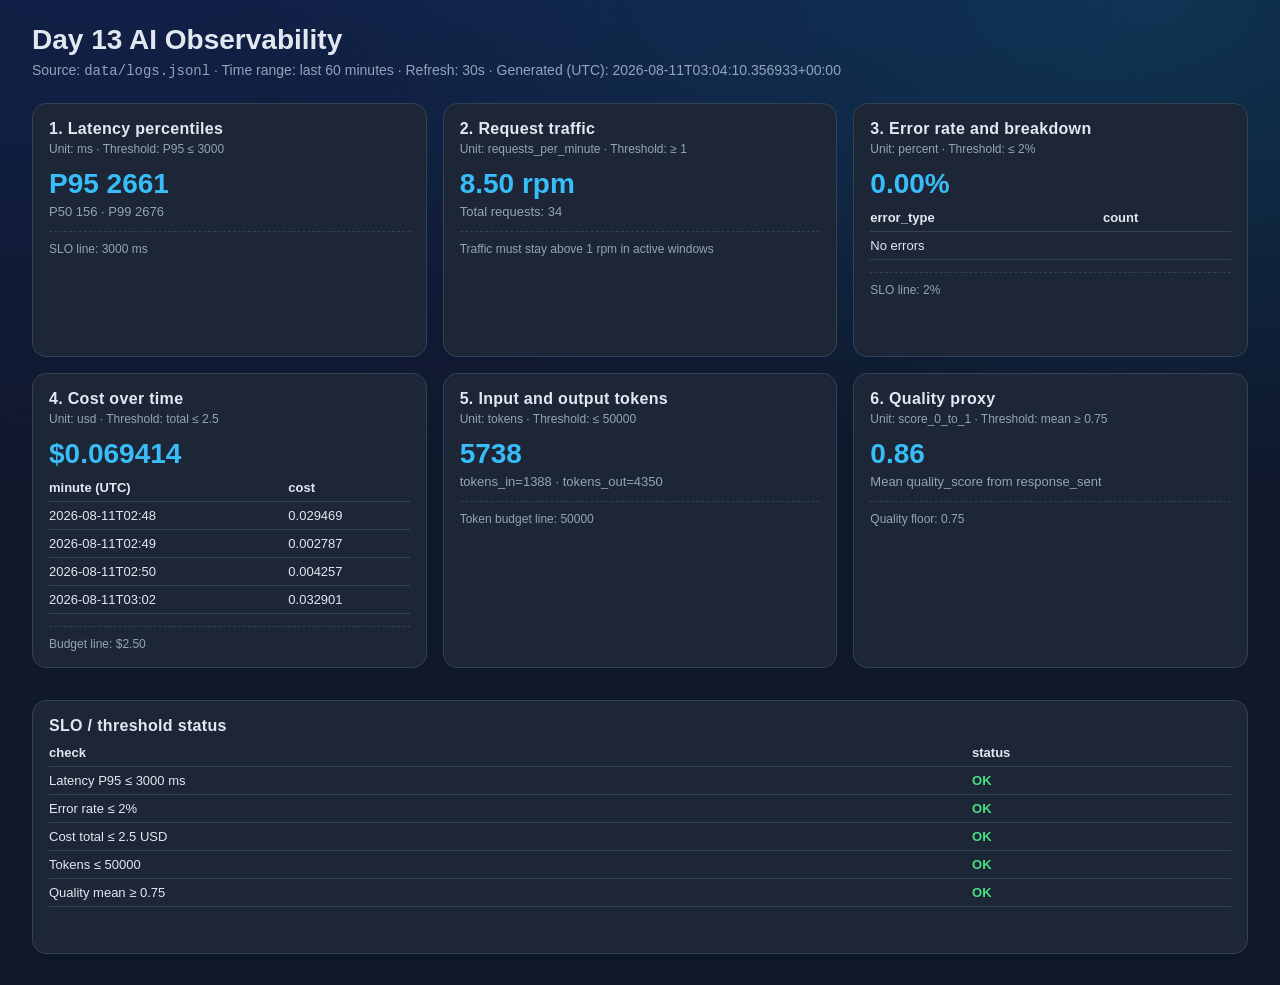
<file: submission/evidence/dashboard.html>
<!DOCTYPE html>
<html lang="en">
<head>
  <meta charset="utf-8" />
  <title>Day 13 AI Observability Dashboard</title>
  <style>
    :root {
      --bg: #0f172a;
      --panel: #1e293b;
      --text: #e2e8f0;
      --muted: #94a3b8;
      --accent: #38bdf8;
      --ok: #4ade80;
      --bad: #f87171;
      --line: #334155;
    }
    body {
      margin: 0;
      font-family: "IBM Plex Sans", "Segoe UI", sans-serif;
      background:
        radial-gradient(1200px 600px at 10% -10%, #1d4ed833, transparent),
        radial-gradient(900px 500px at 90% 0%, #0ea5e933, transparent),
        var(--bg);
      color: var(--text);
    }
    header {
      padding: 24px 32px 8px;
    }
    h1 { margin: 0 0 6px; font-size: 28px; }
    .meta { color: var(--muted); font-size: 14px; }
    .grid {
      display: grid;
      grid-template-columns: repeat(3, minmax(0, 1fr));
      gap: 16px;
      padding: 16px 32px 32px;
    }
    .panel {
      background: color-mix(in srgb, var(--panel) 92%, black);
      border: 1px solid var(--line);
      border-radius: 14px;
      padding: 16px;
      min-height: 220px;
    }
    .panel h2 {
      margin: 0 0 4px;
      font-size: 16px;
      letter-spacing: 0.02em;
    }
    .unit { color: var(--muted); font-size: 12px; margin-bottom: 12px; }
    .metric {
      font-size: 28px;
      font-weight: 700;
      color: var(--accent);
      margin: 4px 0;
    }
    .sub { color: var(--muted); font-size: 13px; }
    table { width: 100%; border-collapse: collapse; font-size: 13px; }
    td, th { border-bottom: 1px solid var(--line); padding: 6px 0; text-align: left; }
    .ok { color: var(--ok); font-weight: 700; }
    .bad { color: var(--bad); font-weight: 700; }
    .threshold {
      margin-top: 12px;
      padding-top: 10px;
      border-top: 1px dashed var(--line);
      font-size: 12px;
      color: var(--muted);
    }
    @media (max-width: 1100px) {
      .grid { grid-template-columns: 1fr; }
    }
  </style>
</head>
<body>
  <header>
    <h1>Day 13 AI Observability</h1>
    <div class="meta">
      Source: <code>data/logs.jsonl</code> · Time range: last 60 minutes · Refresh: 30s ·
      Generated (UTC): 2026-08-11T03:04:10.356933+00:00
    </div>
  </header>
  <main class="grid">
    <section class="panel" id="latency">
      <h2>1. Latency percentiles</h2>
      <div class="unit">Unit: ms · Threshold: P95 ≤ 3000</div>
      <div class="metric">P95 2661</div>
      <div class="sub">P50 156 · P99 2676</div>
      <div class="threshold">SLO line: 3000 ms</div>
    </section>
    <section class="panel" id="traffic">
      <h2>2. Request traffic</h2>
      <div class="unit">Unit: requests_per_minute · Threshold: ≥ 1</div>
      <div class="metric">8.50 rpm</div>
      <div class="sub">Total requests: 34</div>
      <div class="threshold">Traffic must stay above 1 rpm in active windows</div>
    </section>
    <section class="panel" id="errors">
      <h2>3. Error rate and breakdown</h2>
      <div class="unit">Unit: percent · Threshold: ≤ 2%</div>
      <div class="metric">0.00%</div>
      <table><thead><tr><th>error_type</th><th>count</th></tr></thead><tbody><tr><td colspan='2'>No errors</td></tr></tbody></table>
      <div class="threshold">SLO line: 2%</div>
    </section>
    <section class="panel" id="cost">
      <h2>4. Cost over time</h2>
      <div class="unit">Unit: usd · Threshold: total ≤ 2.5</div>
      <div class="metric">$0.069414</div>
      <table><thead><tr><th>minute (UTC)</th><th>cost</th></tr></thead><tbody><tr><td>2026-08-11T02:48</td><td>0.029469</td></tr><tr><td>2026-08-11T02:49</td><td>0.002787</td></tr><tr><td>2026-08-11T02:50</td><td>0.004257</td></tr><tr><td>2026-08-11T03:02</td><td>0.032901</td></tr></tbody></table>
      <div class="threshold">Budget line: $2.50</div>
    </section>
    <section class="panel" id="tokens">
      <h2>5. Input and output tokens</h2>
      <div class="unit">Unit: tokens · Threshold: ≤ 50000</div>
      <div class="metric">5738</div>
      <div class="sub">tokens_in=1388 · tokens_out=4350</div>
      <div class="threshold">Token budget line: 50000</div>
    </section>
    <section class="panel" id="quality">
      <h2>6. Quality proxy</h2>
      <div class="unit">Unit: score_0_to_1 · Threshold: mean ≥ 0.75</div>
      <div class="metric">0.86</div>
      <div class="sub">Mean quality_score from response_sent</div>
      <div class="threshold">Quality floor: 0.75</div>
    </section>
  </main>
  <section class="panel" style="margin: 0 32px 32px;">
    <h2>SLO / threshold status</h2>
    <table><thead><tr><th>check</th><th>status</th></tr></thead><tbody><tr><td>Latency P95 ≤ 3000 ms</td><td class='ok'>OK</td></tr><tr><td>Error rate ≤ 2%</td><td class='ok'>OK</td></tr><tr><td>Cost total ≤ 2.5 USD</td><td class='ok'>OK</td></tr><tr><td>Tokens ≤ 50000</td><td class='ok'>OK</td></tr><tr><td>Quality mean ≥ 0.75</td><td class='ok'>OK</td></tr></tbody></table>
  </section>
</body>
</html>
</file>
